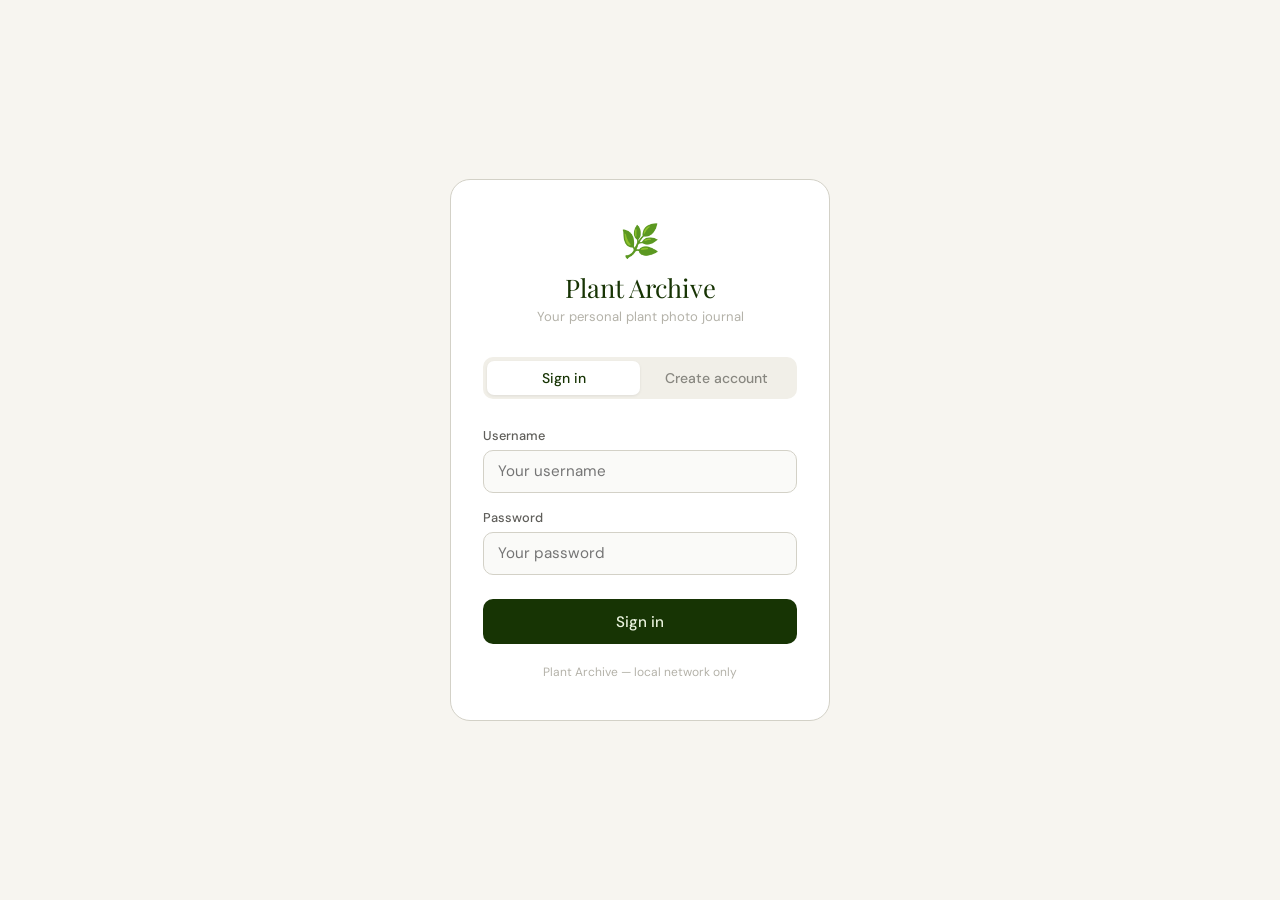
<file: static/login.html>
<!DOCTYPE html>
<html lang="en">
<head>
  <meta charset="UTF-8" />
  <meta name="viewport" content="width=device-width, initial-scale=1.0" />
  <title>Plant Archive — Sign In</title>
  <link rel="preconnect" href="https://fonts.googleapis.com">
  <link href="https://fonts.googleapis.com/css2?family=Playfair+Display:wght@400;500&family=DM+Sans:wght@300;400;500&display=swap" rel="stylesheet">
  <style>
    *, *::before, *::after { box-sizing: border-box; margin: 0; padding: 0; }
 
    body {
      font-family: 'DM Sans', sans-serif;
      background: #f7f5f0;
      min-height: 100vh;
      display: flex;
      align-items: center;
      justify-content: center;
      padding: 1.5rem;
    }
 
    .card {
      background: white;
      border-radius: 20px;
      border: 1px solid #D3D1C7;
      padding: 2.5rem 2rem;
      width: 100%;
      max-width: 380px;
    }
 
    .logo {
      text-align: center;
      margin-bottom: 2rem;
    }
 
    .logo .leaf { font-size: 2rem; display: block; margin-bottom: 0.5rem; }
 
    .logo h1 {
      font-family: 'Playfair Display', serif;
      font-size: 1.6rem;
      font-weight: 400;
      color: #173404;
    }
 
    .logo p {
      font-size: 0.82rem;
      color: #B4B2A9;
      margin-top: 0.25rem;
    }
 
    /* Tabs */
    .tabs {
      display: flex;
      background: #F1EFE8;
      border-radius: 10px;
      padding: 4px;
      margin-bottom: 1.75rem;
    }
 
    .tab {
      flex: 1;
      padding: 0.5rem;
      text-align: center;
      border-radius: 7px;
      font-size: 0.875rem;
      font-weight: 500;
      cursor: pointer;
      transition: all 0.15s;
      color: #888780;
      border: none;
      background: none;
      font-family: inherit;
    }
 
    .tab.active {
      background: white;
      color: #173404;
      box-shadow: 0 1px 3px rgba(0,0,0,0.08);
    }
 
    /* Form */
    .field {
      margin-bottom: 1rem;
    }
 
    .field label {
      display: block;
      font-size: 0.8rem;
      font-weight: 500;
      color: #5F5E5A;
      margin-bottom: 0.4rem;
    }
 
    .field input {
      width: 100%;
      padding: 0.65rem 0.9rem;
      border: 1.5px solid #D3D1C7;
      border-radius: 10px;
      font-family: 'DM Sans', sans-serif;
      font-size: 0.95rem;
      color: #444441;
      background: #fafaf8;
      outline: none;
      transition: border-color 0.15s;
    }
 
    .field input:focus {
      border-color: #3B6D11;
      background: white;
    }
 
    .submit-btn {
      width: 100%;
      padding: 0.8rem;
      background: #173404;
      color: #EAF3DE;
      border: none;
      border-radius: 10px;
      font-family: 'DM Sans', sans-serif;
      font-size: 0.95rem;
      font-weight: 500;
      cursor: pointer;
      margin-top: 0.5rem;
      transition: background 0.15s;
    }
 
    .submit-btn:hover { background: #27500A; }
    .submit-btn:active { background: #0F6E56; }
 
    .error-msg {
      display: none;
      background: #FCEBEB;
      border: 1px solid #F09595;
      color: #A32D2D;
      border-radius: 8px;
      padding: 0.6rem 0.85rem;
      font-size: 0.82rem;
      margin-bottom: 1rem;
    }
 
    .error-msg.show { display: block; }
 
    .divider {
      text-align: center;
      font-size: 0.75rem;
      color: #B4B2A9;
      margin: 1.25rem 0 0;
    }
  </style>
</head>
<body>
 
<div class="card">
  <div class="logo">
    <span class="leaf">🌿</span>
    <h1>Plant Archive</h1>
    <p>Your personal plant photo journal</p>
  </div>
 
  <div class="tabs">
    <button class="tab active" onclick="switchTab('login', this)">Sign in</button>
    <button class="tab" onclick="switchTab('register', this)">Create account</button>
  </div>
 
  <div id="error-msg" class="error-msg"></div>
 
  <!-- Login form -->
  <div id="login-form">
    <div class="field">
      <label>Username</label>
      <input type="text" id="login-username" placeholder="Your username" autocomplete="username" />
    </div>
    <div class="field">
      <label>Password</label>
      <input type="password" id="login-password" placeholder="Your password" autocomplete="current-password" />
    </div>
    <button class="submit-btn" onclick="doLogin()">Sign in</button>
  </div>
 
  <!-- Register form -->
  <div id="register-form" style="display:none">
    <div class="field">
      <label>Username</label>
      <input type="text" id="reg-username" placeholder="Choose a username" autocomplete="username" />
    </div>
    <div class="field">
      <label>Password</label>
      <input type="password" id="reg-password" placeholder="At least 6 characters" autocomplete="new-password" />
    </div>
    <div class="field">
      <label>Confirm password</label>
      <input type="password" id="reg-confirm" placeholder="Repeat password" autocomplete="new-password" />
    </div>
    <button class="submit-btn" onclick="doRegister()">Create account</button>
  </div>
 
  <p class="divider">Plant Archive &mdash; local network only</p>
</div>
 
<script>
  function switchTab(tab, el) {
    document.querySelectorAll('.tab').forEach(t => t.classList.remove('active'));
    el.classList.add('active');
    document.getElementById('login-form').style.display = tab === 'login' ? 'block' : 'none';
    document.getElementById('register-form').style.display = tab === 'register' ? 'block' : 'none';
    hideError();
  }
 
  function showError(msg) {
    const el = document.getElementById('error-msg');
    el.textContent = msg;
    el.classList.add('show');
  }
 
  function hideError() {
    document.getElementById('error-msg').classList.remove('show');
  }
 
  async function doLogin() {
    hideError();
    const username = document.getElementById('login-username').value.trim();
    const password = document.getElementById('login-password').value;
 
    if (!username || !password) { showError('Please fill in all fields'); return; }
 
    const res = await fetch('/api/login', {
      method: 'POST',
      headers: { 'Content-Type': 'application/json' },
      body: JSON.stringify({ username, password })
    });
 
    const data = await res.json();
    if (data.success) {
      window.location.href = '/';
    } else {
      showError(data.error || 'Login failed');
    }
  }
 
  async function doRegister() {
    hideError();
    const username = document.getElementById('reg-username').value.trim();
    const password = document.getElementById('reg-password').value;
    const confirm = document.getElementById('reg-confirm').value;
 
    if (!username || !password) { showError('Please fill in all fields'); return; }
    if (password !== confirm) { showError('Passwords do not match'); return; }
 
    const res = await fetch('/api/register', {
      method: 'POST',
      headers: { 'Content-Type': 'application/json' },
      body: JSON.stringify({ username, password })
    });
 
    const data = await res.json();
    if (data.success) {
      window.location.href = '/';
    } else {
      showError(data.error || 'Registration failed');
    }
  }
 
  // Allow Enter key to submit
  document.addEventListener('keydown', e => {
    if (e.key === 'Enter') {
      const loginVisible = document.getElementById('login-form').style.display !== 'none';
      loginVisible ? doLogin() : doRegister();
    }
  });
</script>
</body>
</html>
</file>
